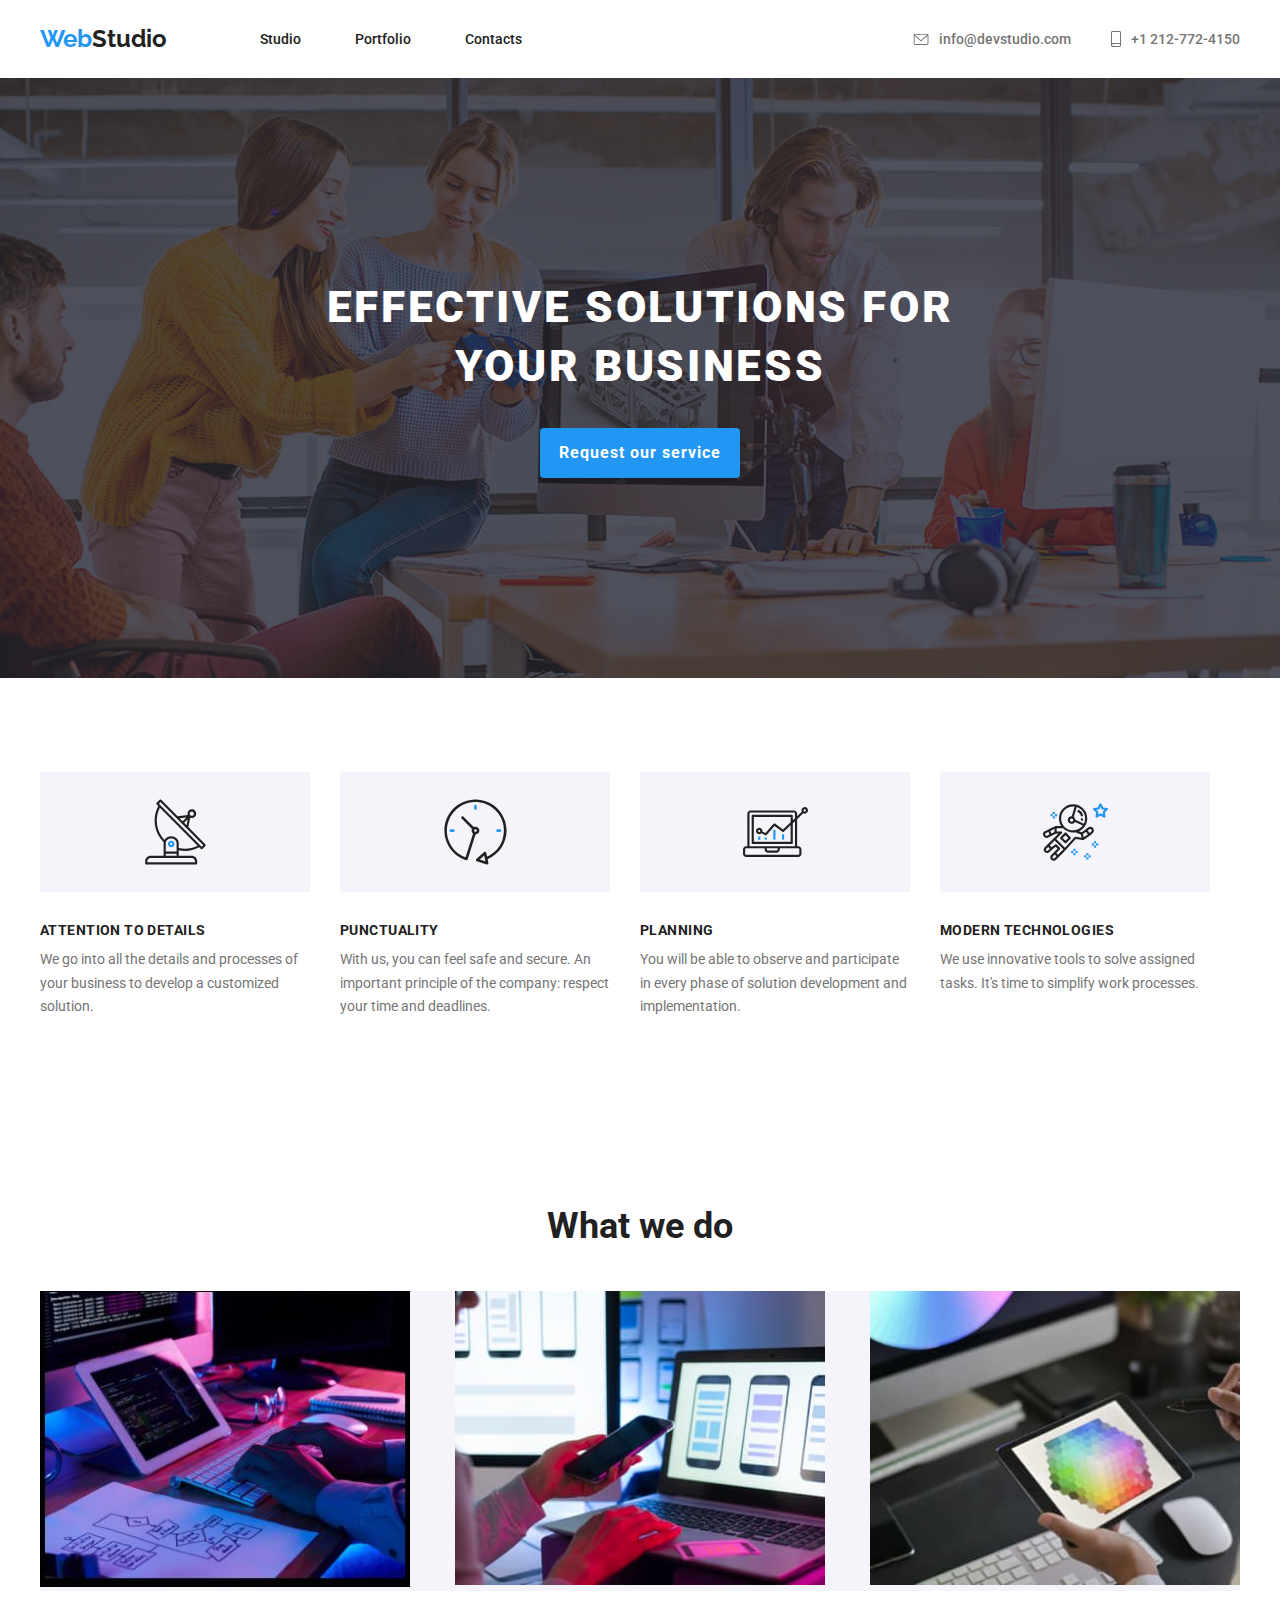
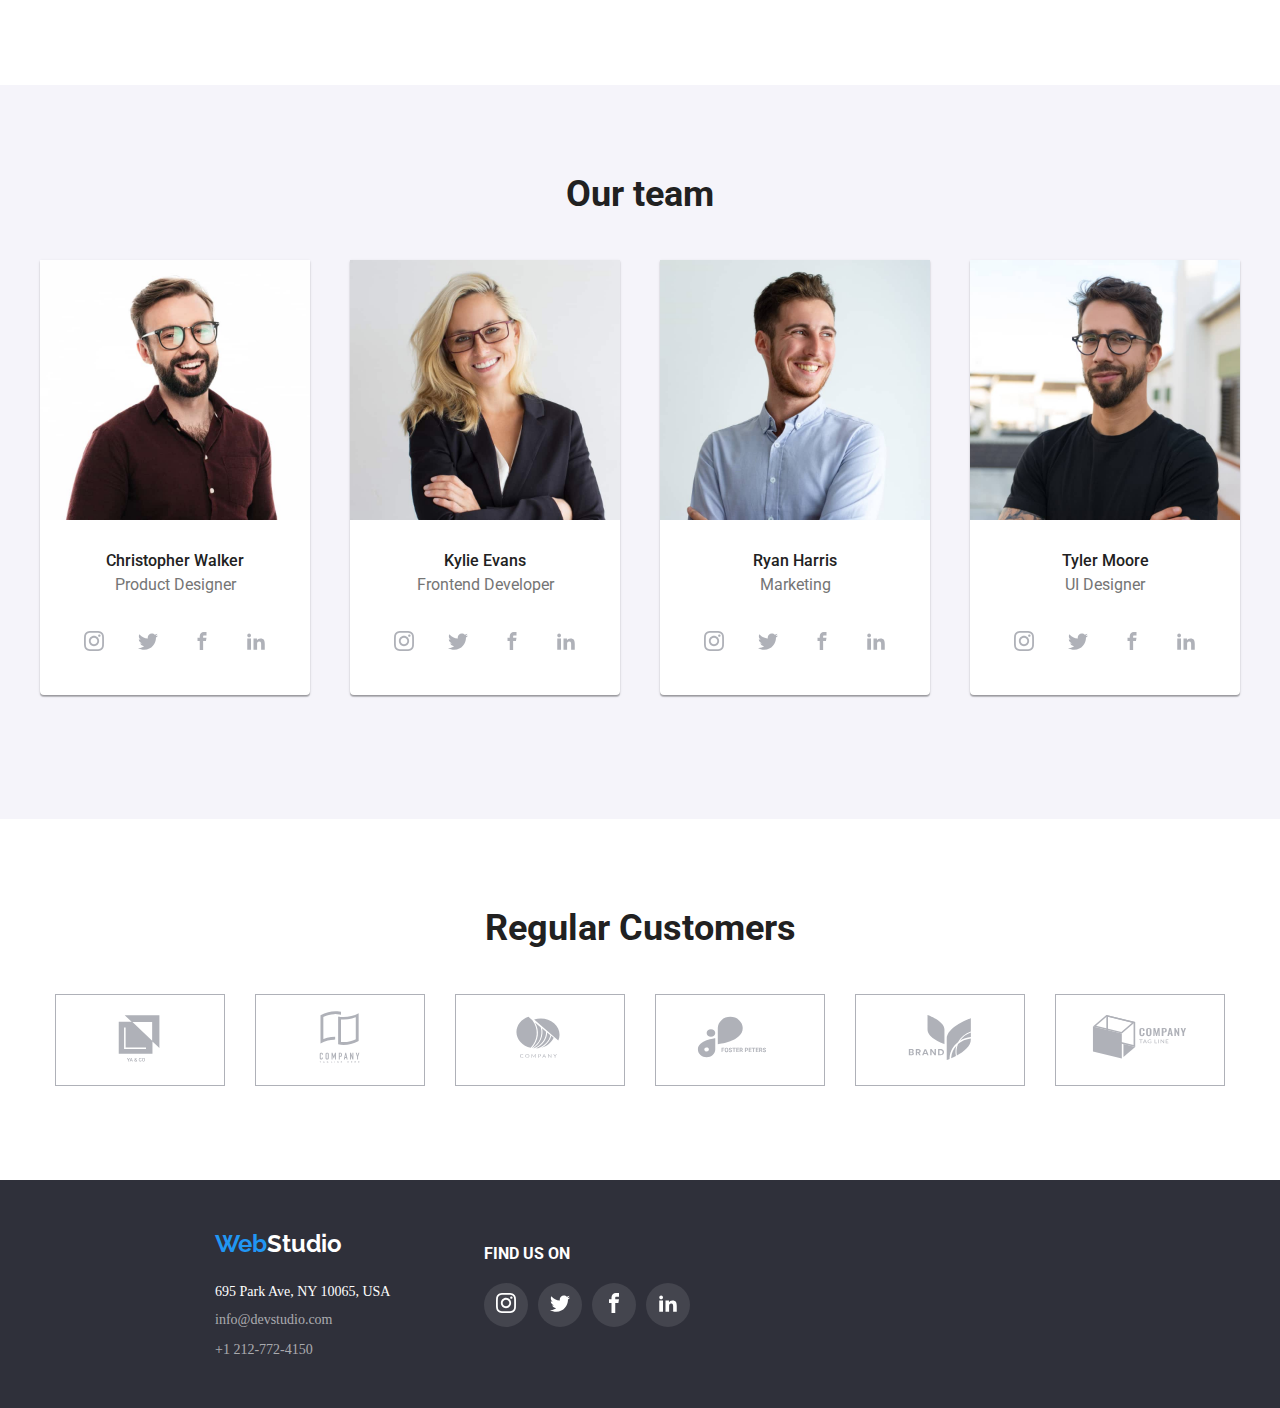
<file: index.html>
<!DOCTYPE html>
<html lang="en">
  <head>
    <meta charset="UTF-8" />
    <meta http-equiv="X-UA-Compatible" content="IE=edge" />
    <meta name="viewport" content="width=device-width, initial-scale=1.0" />
    <link rel="preconnect" href="https://fonts.googleapis.com" />
    <link rel="preconnect" href="https://fonts.gstatic.com" crossorigin />
    <link
      href="https://fonts.googleapis.com/css2?family=Raleway:wght@400;700&family=Roboto:wght@400;500;700;900&display=swap"
      rel="stylesheet"
    />
    <link
      rel="stylesheet"
      href="https://cdnjs.cloudflare.com/ajax/libs/modern-normalize/1.0.0/modern-normalize.min.css"
    />
    <link rel="stylesheet" href="css/styles.css" />
    <title>WebStudio</title>
  </head>

  <body>
    <!--Top line Section-->
    <header>
      <div class="top-line container">
        <a class="logo" href="index.html">
          <h2 class="logo-black"><samp class="logo-blue">Web</samp>Studio</h2>
        </a>
        <nav class="mail-nav">
          <ul class="list">
            <li class="main-nav-item">
              <a class="nav-list" href="index.html">Studio</a>
            </li>
            <li class="main-nav-item">
              <a class="nav-list" href="portfolio.html">Portfolio</a>
            </li>
            <li class="main-nav-item">
              <a class="nav-list" href="">Contacts</a>
            </li>
          </ul>
        </nav>
        <ul class="contact-list">
          <li class="contact-list-item">
            <a class="contact-mail" href="mailto:info@devstudio.com">
              <svg class="svg-envelope" width="16" height="12">
                <use href="images/icons.svg#icon-envelope"></use>
              </svg>
              info@devstudio.com</a
            >
          </li>
          <li class="contact-list-item">
            <a class="contact-tel" href="tel:+12127724150">
              <svg class="svg-smartphone" width="10" height="16">
                <use href="images/icons.svg#icon-smartphone"></use>
              </svg>
              +1 212-772-4150</a
            >
          </li>
        </ul>
      </div>
    </header>

    <main>
      <!--Head Section-->
      <section class="title-section overlay-image">
        <div class="hero-title">
          <h1 class="title">EFFECTIVE SOLUTIONS FOR YOUR BUSINESS</h1>
        </div>
        <div class="hero-button">
          <button class="button" type="button">Request our service</button>
        </div>
      </section>
      <!--Group Section-->
      <section class="section">
        <ul class="planning-list container">
          <li>
            <div class="svg-card">
              <svg width="65" height="70">
                <use href="images/icons.svg#icon-antenna"></use>
              </svg>
            </div>
            <h4 class="group-title">ATTENTION TO DETAILS</h4>
            <p class="group-paragraf">
              We go into all the details and processes of your business to
              develop a customized solution.
            </p>
          </li>
          <li>
            <div class="svg-card">
              <svg width="65" height="70">
                <use href="images/icons.svg#icon-clock"></use>
              </svg>
            </div>
            <h4 class="group-title">PUNCTUALITY</h4>
            <p class="group-paragraf">
              With us, you can feel safe and secure. An important principle of
              the company: respect your time and deadlines.
            </p>
          </li>
          <li>
            <div class="svg-card">
              <svg width="65" height="70">
                <use href="images/icons.svg#icon-diagram"></use>
              </svg>
            </div>
            <h4 class="group-title">PLANNING</h4>
            <p class="group-paragraf">
              You will be able to observe and participate in every phase of
              solution development and implementation.
            </p>
          </li>
          <li>
            <div class="svg-card">
              <svg width="65" height="70">
                <use href="images/icons.svg#icon-astronaut"></use>
              </svg>
            </div>
            <h4 class="group-title">MODERN TECHNOLOGIES</h4>
            <p class="group-paragraf">
              We use innovative tools to solve assigned tasks. It's time to
              simplify work processes.
            </p>
          </li>
        </ul>
      </section>
      <!--What we do Section-->
      <section class="section">
        <div class="container">
          <h2 class="subtitle-text">What we do</h2>
          <ul class="gallery">
            <li>
              <img
                src="images/box1.1.jpg"
                alt="Hands on the keyboard on the desk and a tablet with programming code"
                width="370"
              />
            </li>
            <li>
              <img
                src="images/box1.2.jpg"
                alt="The lady holding a phone in her left hand and the laptop keyboard with her right hand"
                width="370"
              />
            </li>
            <li>
              <img
                src="images/box1.3.jpg"
                alt="Two hands holding a tablet on which the color palette is presented"
                width="370"
              />
            </li>
          </ul>
        </div>
      </section>
      <!--Our Team Section-->
      <section class="our-team">
        <div class="container section">
          <h2 class="subtitle-text">Our team</h2>
          <ul class="list our-team-list">
            <li class="our-team-item">
              <img
                src="images/box2.1.jpg"
                alt="Christopher Walker"
                width="270"
              />
              <h3 class="person-name">Christopher Walker</h3>
              <p class="occupation">Product Designer</p>
              <ul class="social-list">
                <li class="social-list-item">
                  <a href="#" target="_blank">
                    <svg width="20" height="20">
                      <use href="images/icons.svg#icon-instagram"></use>
                    </svg>
                  </a>
                </li>
                <li class="social-list-item">
                  <a href="#" target="_blank">
                    <svg width="20" height="20">
                      <use href="images/icons.svg#icon-twitter"></use>
                    </svg>
                  </a>
                </li>
                <li class="social-list-item">
                  <a href="#" target="_blank">
                    <svg width="18" height="20">
                      <use href="images/icons.svg#icon-facebook"></use>
                    </svg>
                  </a>
                </li>
                <li class="social-list-item">
                  <a href="#" target="_blank">
                    <svg width="20" height="20">
                      <use href="images/icons.svg#icon-linkedin"></use>
                    </svg>
                  </a>
                </li>
              </ul>
            </li>
            <li class="our-team-item">
              <img src="images/box2.2.jpg" alt="Kylie Evans" width="270" />
              <h3 class="person-name">Kylie Evans</h3>
              <p class="occupation">Frontend Developer</p>
              <ul class="social-list">
                <li class="social-list-item">
                  <a href="#" target="_blank" class="social-list-link">
                    <svg width="20" height="20">
                      <use href="images/icons.svg#icon-instagram"></use>
                    </svg>
                  </a>
                </li>
                <li class="social-list-item">
                  <a href="#" target="_blank">
                    <svg width="20" height="20">
                      <use href="images/icons.svg#icon-twitter"></use>
                    </svg>
                  </a>
                </li>
                <li class="social-list-item">
                  <a href="#" target="_blank">
                    <svg width="18" height="20">
                      <use href="images/icons.svg#icon-facebook"></use>
                    </svg>
                  </a>
                </li>
                <li class="social-list-item">
                  <a href="#" target="_blank">
                    <svg width="20" height="20">
                      <use href="images/icons.svg#icon-linkedin"></use>
                    </svg>
                  </a>
                </li>
              </ul>
            </li>
            <li class="our-team-item">
              <img src="images/box2.3.jpg" alt="Ryan Harris" width="270" />
              <h3 class="person-name">Ryan Harris</h3>
              <p class="occupation">Marketing</p>
              <ul class="social-list">
                <li class="social-list-item">
                  <a href="#" target="_blank" class="social-list-link">
                    <svg width="20" height="20">
                      <use href="images/icons.svg#icon-instagram"></use>
                    </svg>
                  </a>
                </li>
                <li class="social-list-item">
                  <a href="#" target="_blank">
                    <svg width="20" height="20">
                      <use href="images/icons.svg#icon-twitter"></use>
                    </svg>
                  </a>
                </li>
                <li class="social-list-item">
                  <a href="#" target="_blank">
                    <svg width="18" height="20">
                      <use href="images/icons.svg#icon-facebook"></use>
                    </svg>
                  </a>
                </li>
                <li class="social-list-item">
                  <a href="#" target="_blank">
                    <svg width="20" height="20">
                      <use href="images/icons.svg#icon-linkedin"></use>
                    </svg>
                  </a>
                </li>
              </ul>
            </li>
            <li class="our-team-item">
              <img src="images/box2.4.jpg" alt="Tyler Moore" width="270" />
              <h3 class="person-name">Tyler Moore</h3>
              <p class="occupation">UI Designer</p>
              <ul class="social-list">
                <li class="social-list-item">
                  <a href="#" target="_blank" class="social-list-link">
                    <svg width="20" height="20">
                      <use href="images/icons.svg#icon-instagram"></use>
                    </svg>
                  </a>
                </li>
                <li class="social-list-item">
                  <a href="#" target="_blank">
                    <svg width="20" height="20">
                      <use href="images/icons.svg#icon-twitter"></use>
                    </svg>
                  </a>
                </li>
                <li class="social-list-item">
                  <a href="#" target="_blank">
                    <svg width="18" height="20">
                      <use href="images/icons.svg#icon-facebook"></use>
                    </svg>
                  </a>
                </li>
                <li class="social-list-item">
                  <a href="#" target="_blank">
                    <svg width="20" height="20">
                      <use href="images/icons.svg#icon-linkedin"></use>
                    </svg>
                  </a>
                </li>
              </ul>
            </li>
          </ul>
        </div>
      </section>
      <section class="section">
        <h2 class="subtitle-text">Regular Customers</h2>
        <ul class="customers-logo">
          <li class="customers-logo-item">
            <a href="#" target="_blank">
              <svg width="106" height="60">
                <use href="images/icons.svg#icon-company_01"></use>
              </svg>
            </a>
          </li>
          <li class="customers-logo-item">
            <a href="#" target="_blank">
              <svg width="106" height="60">
                <use href="images/icons.svg#icon-company_02"></use>
              </svg>
            </a>
          </li>
          <li class="customers-logo-item">
            <a href="#" target="_blank">
              <svg width="106" height="60">
                <use href="images/icons.svg#icon-company_03"></use>
              </svg>
            </a>
          </li>
          <li class="customers-logo-item">
            <a href="#" target="_blank">
              <svg width="106" height="60">
                <use href="images/icons.svg#icon-company_04"></use>
              </svg>
            </a>
          </li>
          <li class="customers-logo-item">
            <a href="#" target="_blank">
              <svg width="106" height="60">
                <use href="images/icons.svg#icon-company_05"></use>
              </svg>
            </a>
          </li>
          <li class="customers-logo-item">
            <a href="#" target="_blank">
              <svg width="106" height="60">
                <use href="images/icons.svg#icon-company_06"></use>
              </svg>
            </a>
          </li>
        </ul>
      </section>
    </main>
    <!--Footer Section-->
    <footer class="footer-section">
      <div>
        <div class="logo-box">
          <h2 class="logo-footer"><samp class="logo-white">Web</samp>Studio</h2>
        </div>
        <address>
          <ul class="list">
            <li class="footer-list-item">
              <p class="location">695 Park Ave, NY 10065, USA</p>
            </li>
            <li class="footer-list-item">
              <a class="footer-mail" href="mailto:info@devstudio.com"
                >info@devstudio.com</a
              >
            </li>
            <li class="footer-list-item">
              <a class="footer-tel" href="tel:+1212-772-4150"
                >+1 212-772-4150</a
              >
            </li>
          </ul>
        </address>
      </div>
      <section class="social-footer-section">
        <h4 class="social-footer">Find us on</h4>
        <ul class="list social-footer-list">
          <li class="social-list-item social-footer-item">
            <a href="#" target="_blank">
              <svg width="20" height="20">
                <use href="images/icons.svg#icon-instagram"></use>
              </svg>
            </a>
          </li>
          <li class="social-list-item social-footer-item">
            <a href="#" target="_blank">
              <svg width="20" height="20">
                <use href="images/icons.svg#icon-twitter"></use>
              </svg>
            </a>
          </li>
          <li class="social-list-item social-footer-item">
            <a href="#" target="_blank">
              <svg width="20" height="20">
                <use href="images/icons.svg#icon-facebook"></use>
              </svg>
            </a>
          </li>
          <li class="social-list-item social-footer-item">
            <a href="#" target="_blank">
              <svg width="20" height="20">
                <use href="images/icons.svg#icon-linkedin"></use>
              </svg>
            </a>
          </li>
        </ul>
      </section>
    </footer>
  </body>
</html>
</file>
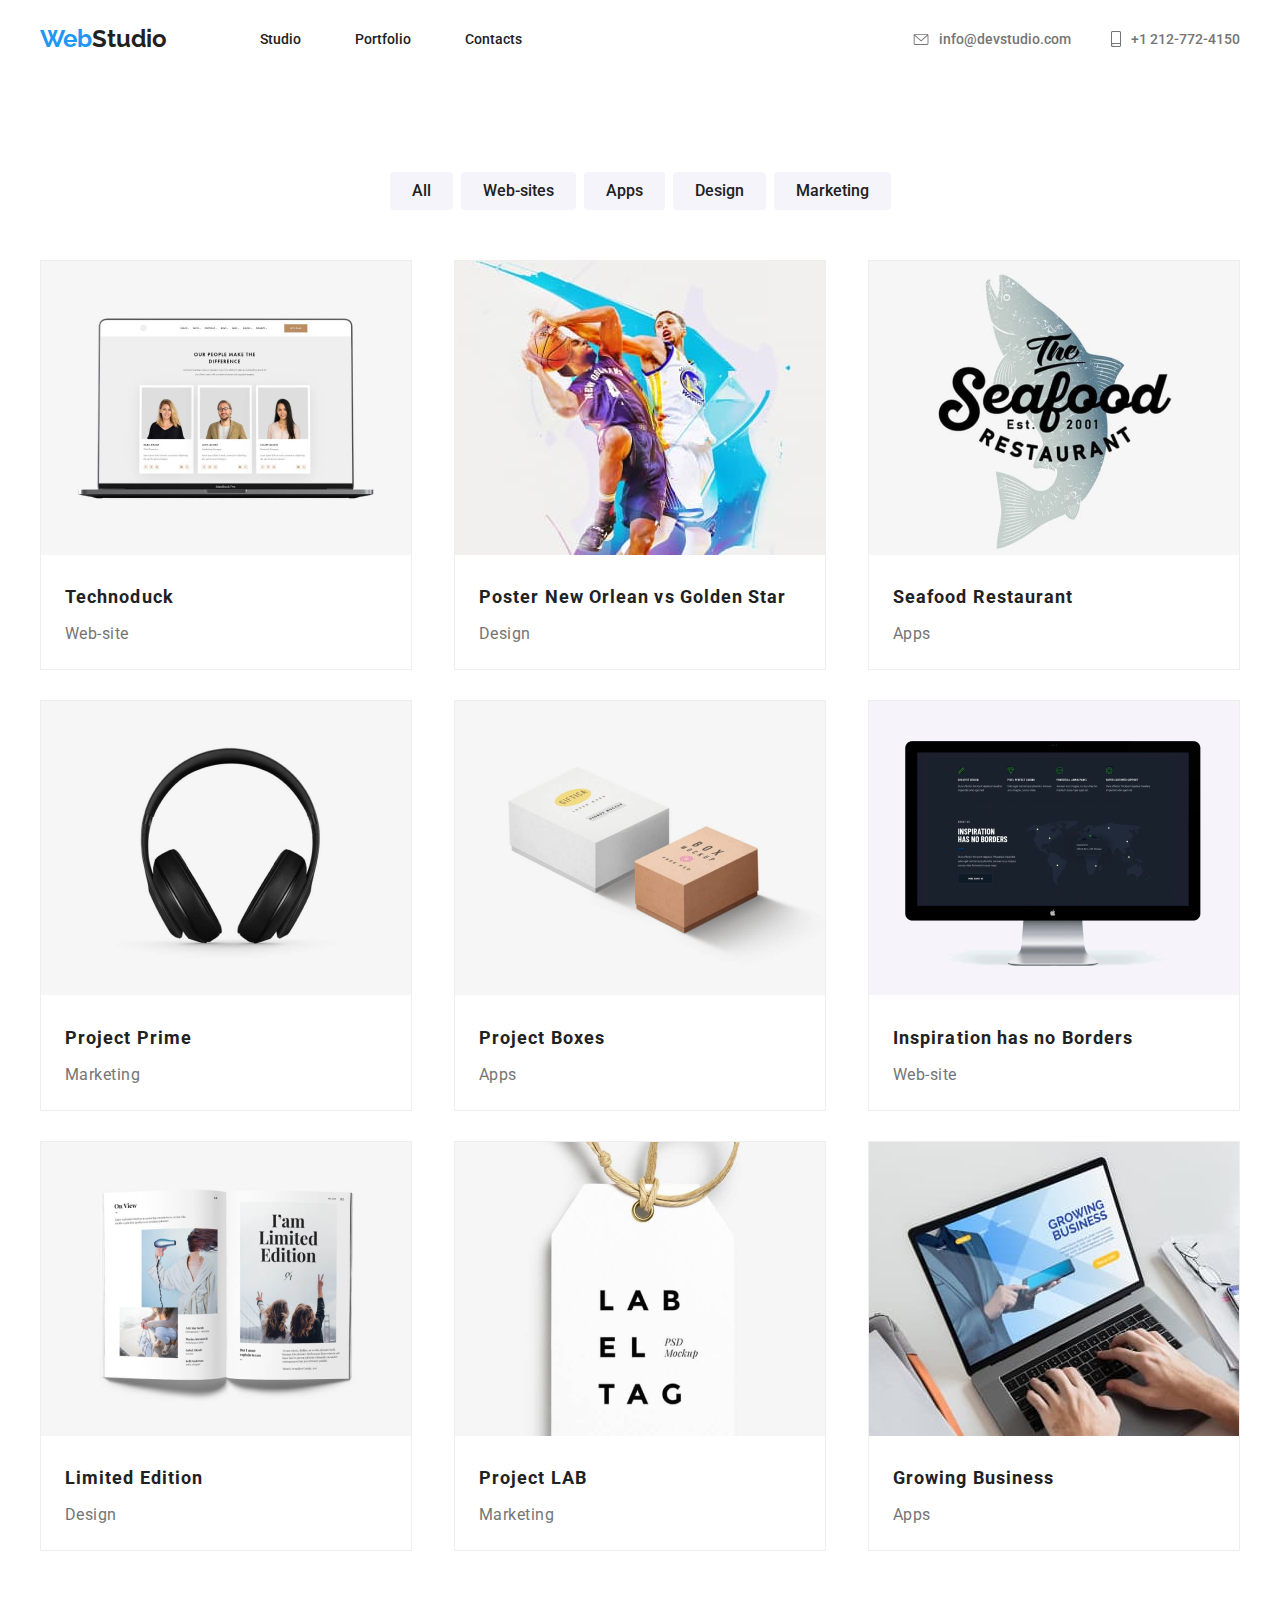
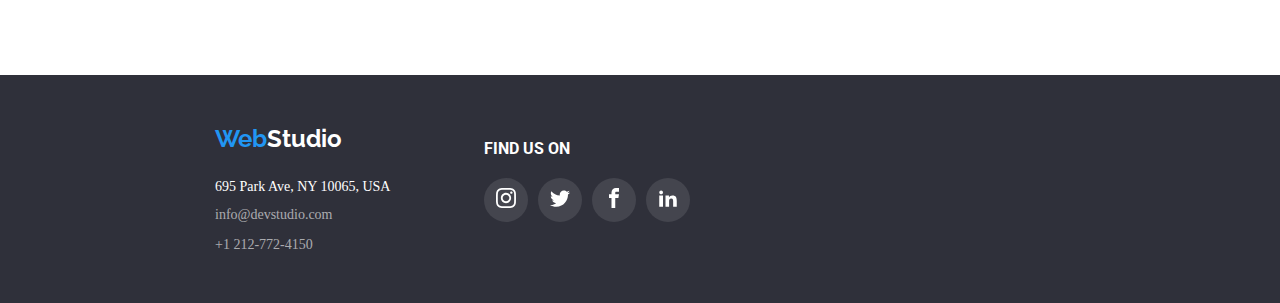
<file: portfolio.html>
<!DOCTYPE html>
<html lang="en">
  <head>
    <meta charset="UTF-8" />
    <meta http-equiv="X-UA-Compatible" content="IE=edge" />
    <meta name="viewport" content="width=device-width, initial-scale=1.0" />
    <link rel="preconnect" href="https://fonts.googleapis.com" />
    <link rel="preconnect" href="https://fonts.gstatic.com" crossorigin />
    <link
      href="https://fonts.googleapis.com/css2?family=Raleway:wght@400;700&family=Roboto:wght@400;500;700;900&display=swap"
      rel="stylesheet"
    />
    <link
      rel="stylesheet"
      href="https://cdnjs.cloudflare.com/ajax/libs/modern-normalize/1.0.0/modern-normalize.min.css"
    />
    <link rel="stylesheet" href="css/styles.css" />
    <title>Portfolio</title>
  </head>

  <body>
    <!--Top line Section-->
    <header>
      <div class="top-line container">
        <a class="logo" href="index.html">
          <h2 class="logo-black"><samp class="logo-blue">Web</samp>Studio</h2>
        </a>
        <nav class="mail-nav">
          <ul class="list">
            <li class="main-nav-item">
              <a class="nav-list" href="index.html">Studio</a>
            </li>
            <li class="main-nav-item">
              <a class="nav-list" href="portfolio.html">Portfolio</a>
            </li>
            <li class="main-nav-item">
              <a class="nav-list" href="">Contacts</a>
            </li>
          </ul>
        </nav>
        <ul class="contact-list">
          <li class="contact-list-item">
            <a class="contact-mail" href="mailto:info@devstudio.com">
              <svg class="svg-envelope" width="16" height="12">
                <use href="images/icons.svg#icon-envelope"></use>
              </svg>
              info@devstudio.com</a
            >
          </li>
          <li class="contact-list-item">
            <a class="contact-tel" href="tel:+12127724150">
              <svg class="svg-smartphone" width="10" height="16">
                <use href="images/icons.svg#icon-smartphone"></use>
              </svg>
              +1 212-772-4150</a
            >
          </li>
        </ul>
      </div>
    </header>

    <main>
      <!--Project Page-->
      <div class="portfolio-page">
        <section>
          <!--Buttons List Menu Sections-->
          <div class="button-meniu container section">
            <ul class="button-meniu-list">
              <li class="button-meniu-items">
                <button class="button-meniu-style" type="button">All</button>
              </li>
              <li class="button-meniu-items">
                <button class="button-meniu-style" type="button">
                  Web-sites
                </button>
              </li>
              <li class="button-meniu-items">
                <button class="button-meniu-style" type="button">Apps</button>
              </li>
              <li class="button-meniu-items">
                <button class="button-meniu-style" type="button">Design</button>
              </li>
              <li class="button-meniu-items">
                <button class="button-meniu-style" type="button">
                  Marketing
                </button>
              </li>
            </ul>
          </div>
        </section>
        <!--Portfolio Section-->
        <section>
          <div class="container project section">
            <ul class="project-list">
              <li class="project-list-item">
                <img src="images/01laptop.jpg" width="370" alt="" />
                <h3 class="project-subtitle">Technoduck</h3>
                <p class="project-scop">Web-site</p>
              </li>
              <li class="project-list-item">
                <img src="images/02basketball.jpg" width="370" alt="" />
                <h3 class="project-subtitle">
                  Poster New Orlean vs Golden Star
                </h3>
                <p class="project-scop">Design</p>
              </li>
              <li class="project-list-item">
                <img src="images/03logoseafood.jpg" width="370" alt="" />
                <h3 class="project-subtitle">Seafood Restaurant</h3>
                <p class="project-scop">Apps</p>
              </li>
              <li class="project-list-item">
                <img src="images/04headphones.jpg" width="370" alt="" />
                <h3 class="project-subtitle">Project Prime</h3>
                <p class="project-scop">Marketing</p>
              </li>
              <li class="project-list-item">
                <img src="images/05boxes.jpg" width="370" alt="" />
                <h3 class="project-subtitle">Project Boxes</h3>
                <p class="project-scop">Apps</p>
              </li>
              <li class="project-list-item">
                <img src="images/06monitor.jpg" width="370" alt="" />
                <h3 class="project-subtitle">Inspiration has no Borders</h3>
                <p class="project-scop">Web-site</p>
              </li>
              <li class="project-list-item">
                <img src="images/07brochure.jpg" width="370" alt="" />
                <h3 class="project-subtitle">Limited Edition</h3>
                <p class="project-scop">Design</p>
              </li>
              <li class="project-list-item">
                <img src="images/08label.jpg" width="370" alt="" />
                <h3 class="project-subtitle">Project LAB</h3>
                <p class="project-scop">Marketing</p>
              </li>
              <li class="project-list-item">
                <img src="images/09laptop.jpg" width="370" alt="" />
                <h3 class="project-subtitle">Growing Business</h3>
                <p class="project-scop">Apps</p>
              </li>
            </ul>
          </div>
        </section>
      </div>
    </main>

    <!--Footer Section-->
    <footer class="footer-section">
      <div>
        <div class="logo-box">
          <h2 class="logo-footer"><samp class="logo-white">Web</samp>Studio</h2>
        </div>
        <address>
          <ul class="list">
            <li class="footer-list-item">
              <p class="location">695 Park Ave, NY 10065, USA</p>
            </li>
            <li class="footer-list-item">
              <a class="footer-mail" href="mailto:info@devstudio.com"
                >info@devstudio.com</a
              >
            </li>
            <li class="footer-list-item">
              <a class="footer-tel" href="tel:+1212-772-4150"
                >+1 212-772-4150</a
              >
            </li>
          </ul>
        </address>
      </div>
      <section class="social-footer-section">
        <h4 class="social-footer">Find us on</h4>
        <ul class="list social-footer-list">
          <li class="social-list-item social-footer-item">
            <a href="#" target="_blank">
              <svg width="20" height="20">
                <use href="images/icons.svg#icon-instagram"></use>
              </svg>
            </a>
          </li>
          <li class="social-list-item social-footer-item">
            <a href="#" target="_blank">
              <svg width="20" height="20">
                <use href="images/icons.svg#icon-twitter"></use>
              </svg>
            </a>
          </li>
          <li class="social-list-item social-footer-item">
            <a href="#" target="_blank">
              <svg width="20" height="20">
                <use href="images/icons.svg#icon-facebook"></use>
              </svg>
            </a>
          </li>
          <li class="social-list-item social-footer-item">
            <a href="#" target="_blank">
              <svg width="20" height="20">
                <use href="images/icons.svg#icon-linkedin"></use>
              </svg>
            </a>
          </li>
        </ul>
      </section>
    </footer>
  </body>
</html>
</file>
<file: css/styles.css>
:root {
  --blue-color: #2196f3;
  --black-color: #212121;
  --gray-color: #757575;
  --gray-color-portfolio: #f5f4fa;
  --white-color: #ffffff;
  --gray-color-hero: #2f303a;
  --gray-color-social: #afb1b8;
}
* {
  margin-block-start: 0;
  margin-block-end: 0;
  margin-inline-start: 0;
  margin-inline-end: 0;
  padding-inline-start: 0;
  padding-inline-end: 0;
}
body {
  font-family: "Roboto";
  color: var(--black-color);
  font-weight: 400;
}
.container {
  width: 1200px;
  margin-left: auto;
  margin-right: auto;
}
.section {
  padding-top: 94px;
  padding-bottom: 94px;
}
/*Index Page*/
a {
  text-decoration: none;
}
.header-top-line {
  border-bottom: 1px;
  border-style: solid;
  border-color: #ececec;
}
/* Top line section*/
.top-line {
  left: 0px;
  display: flex;
  top: 0px;
  margin: 0 auto;
  align-items: center;
  margin-top: 25px;
  margin-bottom: 25px;
}
.logo {
  margin-right: 93px;
}
.logo-black {
  color: var(--black-color);
  font-family: "Raleway";
  font-weight: 700;
}
.logo-blue {
  color: var(--blue-color);
  font-family: "Raleway";
  font-weight: 700;
}
.mail-nav {
  margin-right: auto;
}
.list {
  list-style-type: none;
  padding-left: 0;
}

.main-nav-item {
  display: inline-block;
  margin-left: 50px;
}
.main-nav-item:first-child {
  margin-left: 0;
}

.nav-list {
  color: var(--black-color);
  font-weight: 500;
  font-size: 14px;
}

.nav-list:hover,
.nav-list:focus,
.contact-mail:hover,
.contact-mail:focus,
.contact-tel:hover,
.contact-tel:focus {
  color: var(--blue-color);
}
.contact-list {
  list-style-type: none;
  padding-left: 0;
  padding-bottom: 0;
  display: flex;
  justify-content: center;
  align-items: center;
}
.contact-list-item {
  padding-bottom: 0;
  margin-left: 40px;
}
.contact-list-item:first-child {
  margin-left: 0;
}
.contact-mail,
.contact-tel {
  color: var(--gray-color);
  font-weight: 500;
  font-size: 14px;
  display: flex;
  align-items: center;
}

.svg-envelope {
  fill: currentColor;
  margin-right: 10px;
}
.svg-smartphone {
  fill: currentColor;
  margin-right: 10px;
}

/*Head section*/
.title-section {
  background-color: var(--gray-color-hero);
  display: flex;
  align-items: center;
  justify-content: center;
  flex-direction: column;
  padding-top: 200px;
}
.overlay-image {
  background-image: linear-gradient(
      to right,
      rgba(47, 48, 58, 0.4),
      rgba(47, 48, 58, 0.4)
    ),
    linear-gradient(to bottom, rgba(47, 48, 58, 0.4), rgba(47, 48, 58, 0.4)),
    url("../images/overlay-img.jpg");
  background-size: 1600px;
  background-repeat: no-repeat;
  background-position: center;
}
.hero-title {
  width: 696px;
  height: 120px;
  margin-bottom: 30px;
}
.title {
  color: var(--white-color);
  font-family: "Roboto";
  font-weight: 900;
  font-size: 44px;
  line-height: 136%;
  letter-spacing: 0.06em;
  text-align: center;
}
.hero-button {
  padding-bottom: 200px;
}

.button {
  background-color: var(--blue-color);
  font-family: "Roboto";
  font-weight: 700;
  font-size: 16px;
  line-height: 188%;
  letter-spacing: 0.06em;
  text-align: center;
  width: 200px;
  height: 50px;
  color: var(--white-color);
  box-shadow: 0px 4px 4px rgba(0, 0, 0, 0.15);
  border-radius: 4px;
  cursor: pointer;
  border: 0;
}

.button:hover,
.button:focus {
  background-color: #188ce8;
}
/*Group Section*/

.planning-list {
  list-style-type: none;
  display: flex;
  justify-content: center;
}

.group-title {
  font-weight: 700;
  font-size: 14px;
  line-height: 16px;
  letter-spacing: 0.03em;
  width: 270px;
}

.group-paragraf {
  color: var(--gray-color);
  font-size: 14px;
  line-height: 171%;
  width: 270px;
  height: 75px;
  margin-right: 30px;
  margin-top: 10px;
}
.svg-card {
  width: 270px;
  height: 120px;
  background-color: var(--gray-color-portfolio);
  display: flex;
  justify-content: center;
  align-items: center;
  margin-bottom: 30px;
}
/*What we do Section*/
.subtitle-text {
  font-weight: 700;
  font-size: 36px;
  line-height: 85%;
  text-align: center;
  margin-bottom: 50px;
}
.gallery {
  list-style-type: none;
  background-color: var(--gray-color-portfolio);
  display: flex;
  justify-content: space-between;
}

/*Our team Section*/
.our-team {
  background-color: var(--gray-color-portfolio);
}
/*.our-team-gallery {
  margin-left: auto;
  margin-right: auto;
}*/
.our-team-list {
  display: flex;
  justify-content: space-between;
}
.our-team-item {
  background-color: var(--white-color);
  display: inline-block;
  box-shadow: 0px 1px 3px rgba(0, 0, 0, 0.12), 0px 1px 1px rgba(0, 0, 0, 0.14),
    0px 2px 1px rgba(0, 0, 0, 0.2);
  border-radius: 0px 0px 4px 4px;
  margin-bottom: 30px;
}

.person-name {
  font-weight: 500;
  font-size: 16px;
  line-height: 85%;
  margin-top: 30px;
  text-align: center;
  margin-bottom: 10px;
}
.occupation {
  color: var(--gray-color);
  font-size: 16px;
  line-height: 85%;
  margin-top: 10px;
  text-align: center;
  margin-bottom: 30px;
}
.social-list {
  list-style-type: none;
  display: flex;
  justify-content: center;
  align-items: center;
  gap: 10px;
  margin-bottom: 30px;
}
.social-list-item {
  fill: var(--gray-color-social);
  border-radius: 50%;
  width: 44px;
  height: 44px;
  display: flex;
  justify-content: center;
  align-items: center;
}
.social-list-item:hover {
  background-color: var(--blue-color);
  fill: var(--white-color);
}

/*Customers Section*/
.customers-logo {
  list-style-type: none;
  display: flex;
  justify-content: center;
  align-items: center;
  margin-top: 0;
  gap: 30px;
}
.customers-logo-item {
  width: 170px;
  height: 92px;
  fill: var(--gray-color-social);
  border: 1px solid var(--gray-color-social);
  display: flex;
  justify-content: center;
  align-items: center;
}
.customers-logo-item:hover,
.customers-logo-item:focus {
  fill: var(--blue-color);
  border: 1px solid var(--blue-color);
}
/*Footer Section*/
address {
  all: initial;
}
.footer-section {
  background-color: var(--gray-color-hero);
  /*max-width: 1600px;*/
  padding-top: 50px;
  padding-bottom: 50px;
  display: flex;
}
.logo-footer {
  color: var(--white-color);
  font-family: "Raleway";
  font-weight: 700;
}
.logo-box {
  margin-bottom: 28px;
  margin-left: 215px;
}
.logo-white {
  color: var(--blue-color);
  font-family: "Raleway";
  font-weight: 700;
}
.footer-list-item {
  margin-bottom: 12px;
  margin-left: 215px;
}
.footer-list-item:last-child {
  margin-bottom: 0;
}
.location {
  color: var(--white-color);
  line-height: 88%;
  font-size: 14px;
}
.footer-mail,
.footer-tel {
  line-height: 88%;
  font-size: 14px;
  color: hsla(0, 0%, 100%, 60%);
}
.footer-mail:hover,
.footer-mail:focus,
.footer-tel:hover,
.footer-tel:focus {
  color: var(--blue-color);
}
.social-footer-section {
  margin-left: 94px;
  margin-top: 15px;
}
.social-footer {
  text-transform: uppercase;
  color: var(--white-color);
  margin-bottom: 20px;
}
.social-footer-list {
  display: flex;
  justify-content: center;
  gap: 10px;
}
.social-list-item.social-footer-item {
  background-color: rgba(255, 255, 255, 0.1);
  fill: var(--white-color);
}
.social-list-item.social-footer-item:hover,
.social-list-item.social-footer-item:focus {
  background-color: var(--blue-color);
}

/*------------*/
/*Portfolio Page*/
/*Buttons List Menu*/
/*.portfolio-page {
  max-width: 1600px;
}*/
.button-meniu {
  /*margin-left: auto;
  margin-right: auto;*/
  padding-bottom: 50px;
}
.button-meniu-list {
  list-style-type: none;
  display: flex;
  justify-content: center;
}
.button-meniu-items {
  margin-left: 8px;
  /*display: inline-block;*/
}
.button-meniu-items:first-child {
  margin-left: 0;
}
.button-meniu-style {
  font-family: "Roboto";
  font-weight: 500;
  font-size: 16px;
  line-height: 163%;
  text-align: center;
  background-color: var(--gray-color-portfolio);
  border-radius: 4px;
  padding: 6px 22px;
  border: 0;
  color: var(--black-color);
}
.button-meniu-style:hover,
.button-meniu-style:focus {
  background-color: var(--blue-color);
  color: var(--white-color);
  box-shadow: 0px 3px 1px rgba(0, 0, 0, 0.1), 0px 1px 2px rgba(0, 0, 0, 0.08),
    0px 2px 2px rgba(0, 0, 0, 0.12);
}
.project {
  padding-top: 0;
  /*margin-left: auto;
  margin-right: auto;*/
}
.project-list {
  list-style-type: none;
  display: inline-flex;
  flex-wrap: wrap;
  justify-content: space-between;
}
.project-list-item {
  border: 1px solid #eeeeee;
  margin-bottom: 30px;
}
.project-list-item:hover,
.project-list-item:focus {
  background: #ffffff;
  border: 1px solid #eeeeee;
  box-shadow: 0px 1px 1px rgba(0, 0, 0, 0.12), 0px 4px 4px rgba(0, 0, 0, 0.06),
    1px 4px 6px rgba(0, 0, 0, 0.16);
}
.project-subtitle {
  color: var(--black-color);
  font-weight: 700;
  font-family: "Roboto";
  font-size: 18px;
  line-height: 200%;
  letter-spacing: 0.06em;
  margin-top: 20px;
  width: 322px;
  margin-left: auto;
  margin-right: auto;
}
.project-scop {
  color: var(--gray-color);
  font-family: "Roboto";
  font-weight: 400;
  font-size: 16px;
  line-height: 188%;
  letter-spacing: 0.03em;
  margin-top: 4px;
  margin-bottom: 20px;
  width: 322px;
  margin-left: auto;
  margin-right: auto;
}
</file>
